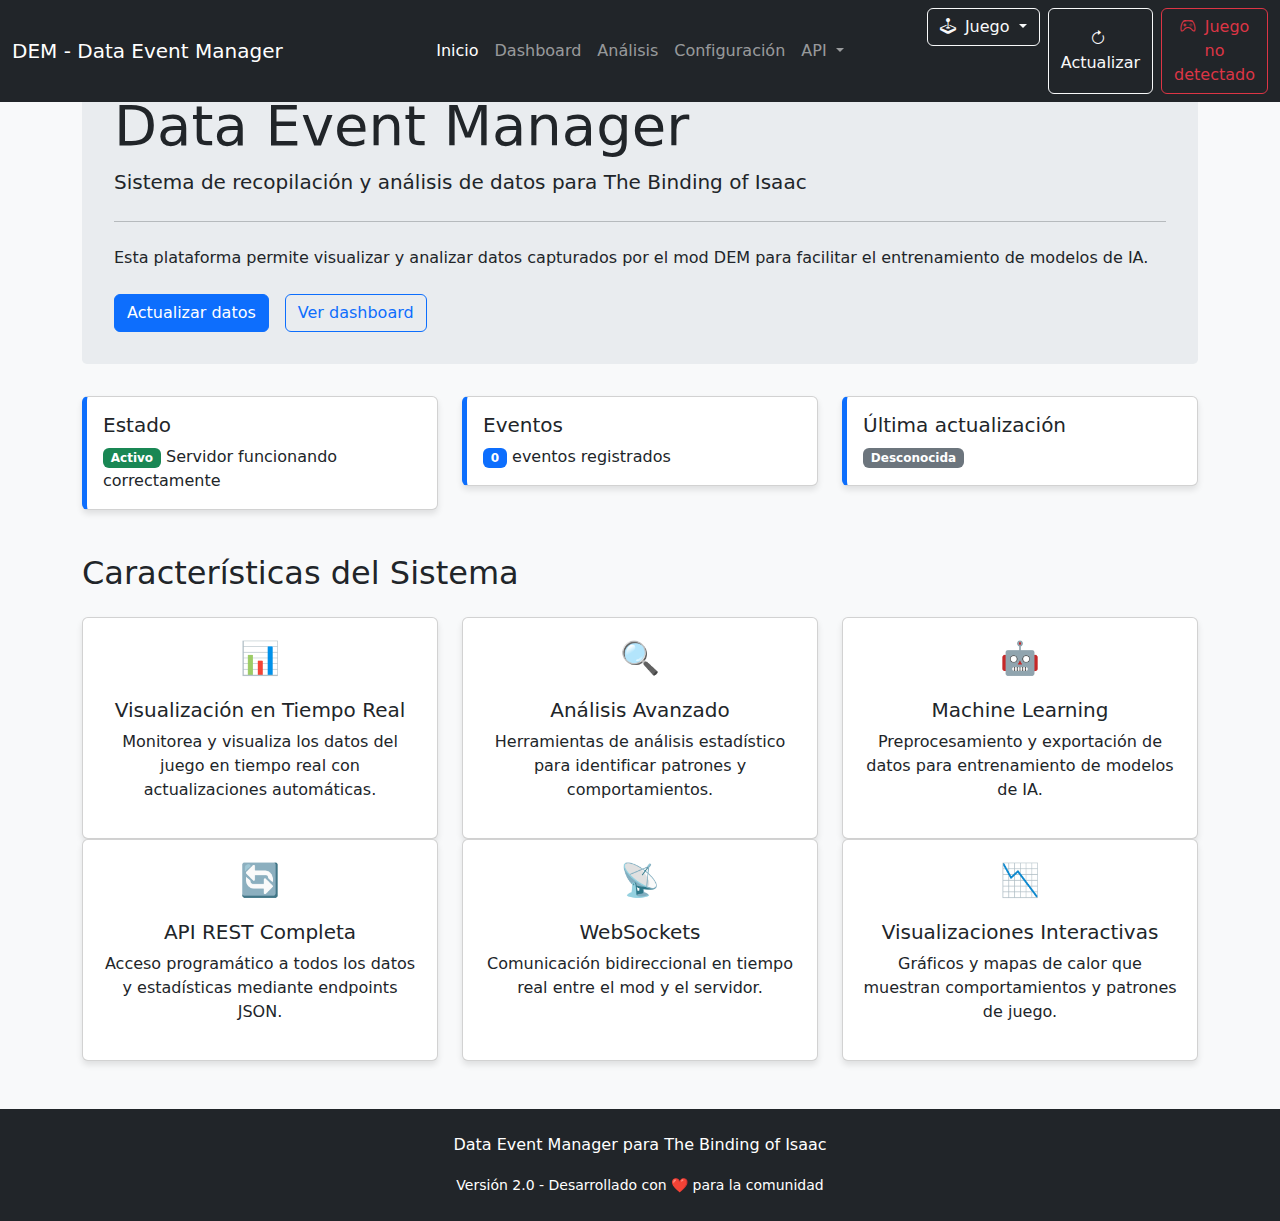
<file: server/templates/index.html>
<!DOCTYPE html>
<html lang="es">
<head>
    <meta charset="UTF-8">
    <meta name="viewport" content="width=device-width, initial-scale=1.0">
    <title>Data Event Manager - DEM</title>
    <link rel="stylesheet" href="https://cdn.jsdelivr.net/npm/bootstrap@5.3.0/dist/css/bootstrap.min.css">
    <link rel="stylesheet" href="https://cdn.jsdelivr.net/npm/bootstrap-icons@1.11.2/font/bootstrap-icons.min.css">
    <style>
        html {
            overflow-y: scroll; /* Forzar barra de desplazamiento siempre visible */
        }
        body {
            padding-top: 60px;
            background-color: #f8f9fa;
            padding-right: 0 !important; /* Evitar que Bootstrap añada padding al abrir modales */
        }
        .jumbotron {
            background-color: #e9ecef;
            padding: 2rem;
            margin-bottom: 2rem;
            border-radius: 0.3rem;
        }
        .card {
            margin-bottom: 20px;
            box-shadow: 0 4px 6px rgba(0, 0, 0, 0.1);
            transition: transform 0.3s ease;
        }
        .card:hover {
            transform: translateY(-5px);
        }
        .card-header {
            font-weight: bold;
        }
        .feature-icon {
            font-size: 2rem;
            margin-bottom: 1rem;
            color: #0d6efd;
        }
        .status-card {
            border-left: 5px solid #0d6efd;
        }
        #updateStatus {
            transition: opacity 0.5s ease;
        }
    </style>
</head>
<body>
    <!-- Barra de navegación -->
    <nav class="navbar navbar-expand-lg navbar-dark bg-dark fixed-top">
        <div class="container-fluid">
            <!-- Columna 1: Logo -->
            <div class="col-md-3 d-flex justify-content-start">
                <a class="navbar-brand" href="/">DEM - Data Event Manager</a>
                <button class="navbar-toggler" type="button" data-bs-toggle="collapse" data-bs-target="#navbarNav">
                    <span class="navbar-toggler-icon"></span>
                </button>
            </div>
            
            <!-- Columna 2: Menú -->
            <div class="col-md-6">
                <div class="collapse navbar-collapse" id="navbarNav">
                    <ul class="navbar-nav mx-auto">
                        <li class="nav-item">
                            <a class="nav-link active" href="/">Inicio</a>
                        </li>
                        <li class="nav-item">
                            <a class="nav-link" href="/dashboard">Dashboard</a>
                        </li>
                        <li class="nav-item">
                            <a class="nav-link" href="/analytics">Análisis</a>
                        </li>
                        <li class="nav-item">
                            <a class="nav-link" href="/config">Configuración</a>
                        </li>
                        <li class="nav-item dropdown">
                            <a class="nav-link dropdown-toggle" href="#" id="apiDropdown" role="button" data-bs-toggle="dropdown">
                                API
                            </a>
                            <ul class="dropdown-menu">
                                <li><a class="dropdown-item" href="/api/stats" target="_blank">Estadísticas</a></li>
                                <li><a class="dropdown-item" href="/api/events?page=1&per_page=10" target="_blank">Eventos</a></li>
                                <li><a class="dropdown-item" href="/api/ml/features" target="_blank">ML Features</a></li>
                                <li><hr class="dropdown-divider"></li>
                                <li><a class="dropdown-item" href="/api/metadata" target="_blank">Metadatos</a></li>
                            </ul>
                        </li>
                    </ul>
                </div>
            </div>
            
            <!-- Columna 3: Controles -->
            <div class="col-md-3 d-flex justify-content-end">
                <div class="d-flex">
                    <div class="dropdown me-2">
                        <button class="btn btn-outline-light dropdown-toggle" type="button" id="gameActionsDropdown" data-bs-toggle="dropdown" aria-expanded="false">
                            <i class="bi bi-joystick me-1"></i> Juego
                        </button>
                        <ul class="dropdown-menu dropdown-menu-end" aria-labelledby="gameActionsDropdown">
                            <li><a class="dropdown-item" href="#" id="startGameBtn"><i class="bi bi-play-fill me-2"></i>Iniciar Juego</a></li>
                            <li><a class="dropdown-item" href="#" id="openGameFolderBtn"><i class="bi bi-folder me-2"></i>Abrir Carpeta</a></li>
                        </ul>
                    </div>
                    <button id="refreshButton" class="btn btn-outline-light me-2">
                        <span id="refreshSpinner" class="spinner-border spinner-border-sm d-none me-2"></span>
                        <i class="bi bi-arrow-clockwise me-1"></i> Actualizar
                    </button>
                    <button id="gameStatusBtn" class="btn btn-outline-danger">
                        <i class="bi bi-controller me-1"></i> <span id="gameStatusText">Juego no detectado</span>
                    </button>
                </div>
            </div>
        </div>
    </nav>

    <!-- Contenido principal -->
    <main class="container">
        <!-- Banner principal -->
        <div class="jumbotron">
            <h1 class="display-4">Data Event Manager</h1>
            <p class="lead">Sistema de recopilación y análisis de datos para The Binding of Isaac</p>
            <hr class="my-4">
            <p>Esta plataforma permite visualizar y analizar datos capturados por el mod DEM para facilitar el entrenamiento de modelos de IA.</p>
            <div class="d-flex mt-4">
                <button id="refreshButton" class="btn btn-primary me-3">
                    <span id="refreshSpinner" class="spinner-border spinner-border-sm d-none me-2"></span>
                    Actualizar datos
                </button>
                <a href="/dashboard" class="btn btn-outline-primary">Ver dashboard</a>
            </div>
            <div id="updateStatus" class="alert alert-success mt-3 d-none">Datos actualizados correctamente</div>
        </div>

        <!-- Estado del sistema -->
        <div class="row mb-4">
            <div class="col-md-4">
                <div class="card status-card">
                    <div class="card-body">
                        <h5 class="card-title">Estado</h5>
                        <p id="serverStatus" class="card-text">
                            <span class="badge bg-success">Activo</span>
                            Servidor funcionando correctamente
                        </p>
                    </div>
                </div>
            </div>
            <div class="col-md-4">
                <div class="card status-card">
                    <div class="card-body">
                        <h5 class="card-title">Eventos</h5>
                        <p id="eventCount" class="card-text">
                            <span class="badge bg-primary">0</span>
                            eventos registrados
                        </p>
                    </div>
                </div>
            </div>
            <div class="col-md-4">
                <div class="card status-card">
                    <div class="card-body">
                        <h5 class="card-title">Última actualización</h5>
                        <p id="lastUpdate" class="card-text">
                            <span class="badge bg-secondary">Desconocida</span>
                        </p>
                    </div>
                </div>
            </div>
        </div>

        <!-- Características -->
        <h2 class="mb-4">Características del Sistema</h2>
        <div class="row">
            <div class="col-md-6 col-lg-4">
                <div class="card h-100">
                    <div class="card-body text-center">
                        <div class="feature-icon">📊</div>
                        <h5 class="card-title">Visualización en Tiempo Real</h5>
                        <p class="card-text">Monitorea y visualiza los datos del juego en tiempo real con actualizaciones automáticas.</p>
                    </div>
                </div>
            </div>
            <div class="col-md-6 col-lg-4">
                <div class="card h-100">
                    <div class="card-body text-center">
                        <div class="feature-icon">🔍</div>
                        <h5 class="card-title">Análisis Avanzado</h5>
                        <p class="card-text">Herramientas de análisis estadístico para identificar patrones y comportamientos.</p>
                    </div>
                </div>
            </div>
            <div class="col-md-6 col-lg-4">
                <div class="card h-100">
                    <div class="card-body text-center">
                        <div class="feature-icon">🤖</div>
                        <h5 class="card-title">Machine Learning</h5>
                        <p class="card-text">Preprocesamiento y exportación de datos para entrenamiento de modelos de IA.</p>
                    </div>
                </div>
            </div>
            <div class="col-md-6 col-lg-4">
                <div class="card h-100">
                    <div class="card-body text-center">
                        <div class="feature-icon">🔄</div>
                        <h5 class="card-title">API REST Completa</h5>
                        <p class="card-text">Acceso programático a todos los datos y estadísticas mediante endpoints JSON.</p>
                    </div>
                </div>
            </div>
            <div class="col-md-6 col-lg-4">
                <div class="card h-100">
                    <div class="card-body text-center">
                        <div class="feature-icon">📡</div>
                        <h5 class="card-title">WebSockets</h5>
                        <p class="card-text">Comunicación bidireccional en tiempo real entre el mod y el servidor.</p>
                    </div>
                </div>
            </div>
            <div class="col-md-6 col-lg-4">
                <div class="card h-100">
                    <div class="card-body text-center">
                        <div class="feature-icon">📉</div>
                        <h5 class="card-title">Visualizaciones Interactivas</h5>
                        <p class="card-text">Gráficos y mapas de calor que muestran comportamientos y patrones de juego.</p>
                    </div>
                </div>
            </div>
        </div>
    </main>

    <!-- Pie de página -->
    <footer class="bg-dark text-white mt-5 py-4">
        <div class="container text-center">
            <p>Data Event Manager para The Binding of Isaac</p>
            <p class="mb-0"><small>Versión 2.0 - Desarrollado con ❤️ para la comunidad</small></p>
        </div>
    </footer>

    <!-- Scripts -->
    <script src="https://cdn.jsdelivr.net/npm/bootstrap@5.3.0/dist/js/bootstrap.bundle.min.js"></script>
    <script src="https://cdn.socket.io/4.5.4/socket.io.min.js"></script>
    <script>
        document.addEventListener('DOMContentLoaded', function() {
            // Conectar a WebSocket
            const socket = io();
            
            // Referencias a elementos DOM
            const eventCount = document.getElementById('eventCount');
            const lastUpdate = document.getElementById('lastUpdate');
            const refreshButton = document.getElementById('refreshButton');
            const refreshSpinner = document.getElementById('refreshSpinner');
            const updateStatus = document.getElementById('updateStatus');
            const startGameBtn = document.getElementById('startGameBtn');
            const openGameFolderBtn = document.getElementById('openGameFolderBtn');
            
            // Manejar actualización de datos
            socket.on('data_updated', function(data) {
                console.log('Datos actualizados recibidos:', data);
                
                // Actualizar contador de eventos
                if (data.stats && data.stats.total_events !== undefined) {
                    eventCount.innerHTML = `
                        <span class="badge bg-primary">${data.stats.total_events}</span>
                        eventos registrados
                    `;
                }
                
                // Actualizar fecha de última actualización
                if (data.stats && data.stats.last_update) {
                    const date = new Date(data.stats.last_update);
                    lastUpdate.innerHTML = `
                        <span class="badge bg-secondary">${date.toLocaleString()}</span>
                    `;
                }
                
                // Mostrar notificación
                updateStatus.textContent = 'Datos actualizados correctamente';
                updateStatus.classList.remove('d-none', 'alert-danger');
                updateStatus.classList.add('alert-success');
                
                // Ocultar notificación después de 3 segundos
                setTimeout(() => {
                    updateStatus.classList.add('d-none');
                }, 3000);
                
                // Ocultar spinner si está visible
                refreshSpinner.classList.add('d-none');
                refreshButton.disabled = false;
            });
            
            // Manejar evento específico de cambio de estado del juego
            socket.on('game_status_change', function(data) {
                console.log('Cambio de estado del juego:', data);
                
                // Actualizar el botón de estado del juego
                const gameStatusBtn = document.getElementById('gameStatusBtn');
                const gameStatusText = document.getElementById('gameStatusText');
                
                if (data.running) {
                    gameStatusBtn.classList.remove('btn-outline-danger');
                    gameStatusBtn.classList.add('btn-outline-success');
                    gameStatusText.textContent = 'Juego en ejecución';
                    if (data.process) {
                        gameStatusText.textContent += ` (${data.process})`;
                    }
                } else {
                    gameStatusBtn.classList.remove('btn-outline-success');
                    gameStatusBtn.classList.add('btn-outline-danger');
                    gameStatusText.textContent = 'Juego no detectado';
                }
            });
            
            // Manejar errores
            socket.on('connect_error', function(error) {
                console.error('Error de conexión:', error);
                updateStatus.textContent = 'Error de conexión con el servidor';
                updateStatus.classList.remove('d-none', 'alert-success');
                updateStatus.classList.add('alert-danger');
            });
            
            // Manejar clic en botón de actualización
            refreshButton.addEventListener('click', function() {
                // Mostrar spinner
                refreshSpinner.classList.remove('d-none');
                refreshButton.disabled = true;
                
                // Solicitar actualización manual
                socket.emit('manual_update', {}, function(response) {
                    console.log('Respuesta de actualización manual:', response);
                    
                    // Ocultar spinner
                    refreshSpinner.classList.add('d-none');
                    refreshButton.disabled = false;
                    
                    // Mostrar estado de la actualización
                    if (response && response.success) {
                        updateStatus.textContent = 'Datos actualizados correctamente';
                        updateStatus.classList.remove('d-none', 'alert-danger');
                        updateStatus.classList.add('alert-success');
                    } else {
                        updateStatus.textContent = 'Error al actualizar datos';
                        updateStatus.classList.remove('d-none', 'alert-success');
                        updateStatus.classList.add('alert-danger');
                    }
                    
                    // Ocultar notificación después de 3 segundos
                    setTimeout(() => {
                        updateStatus.classList.add('d-none');
                    }, 3000);
                });
            });
            
            // Solicitar datos iniciales al cargar la página
            fetch('/api/stats')
                .then(response => response.json())
                .then(data => {
                    console.log('Estadísticas iniciales:', data);
                    
                    // Actualizar contador de eventos
                    if (data.total_events !== undefined) {
                        eventCount.innerHTML = `
                            <span class="badge bg-primary">${data.total_events}</span>
                            eventos registrados
                        `;
                    }
                    
                    // Actualizar fecha de última actualización
                    if (data.last_update) {
                        const date = new Date(data.last_update);
                        lastUpdate.innerHTML = `
                            <span class="badge bg-secondary">${date.toLocaleString()}</span>
                        `;
                    }
                })
                .catch(error => {
                    console.error('Error al cargar estadísticas:', error);
                });
            
            // Manejar clic en el botón de iniciar juego
            if (startGameBtn) {
                startGameBtn.addEventListener('click', function(e) {
                    e.preventDefault();
                    // Emitir evento para iniciar el juego
                    socket.emit('start_game', {}, function(response) {
                        if (response && response.success) {
                            // El juego se inició correctamente
                            showNotification('Juego iniciado correctamente', 'success');
                        } else {
                            // Error al iniciar el juego
                            showNotification('Error al iniciar el juego: ' + (response.error || 'Error desconocido'), 'error');
                        }
                    });
                });
            }
            
            // Manejar clic en el botón de abrir carpeta
            if (openGameFolderBtn) {
                openGameFolderBtn.addEventListener('click', function(e) {
                    e.preventDefault();
                    // Emitir evento para abrir la carpeta del juego
                    socket.emit('open_game_folder', {}, function(response) {
                        if (response && response.success) {
                            // La carpeta se abrió correctamente
                            showNotification('Carpeta del juego abierta', 'success');
                        } else {
                            // Error al abrir la carpeta
                            showNotification('Error al abrir la carpeta del juego: ' + (response.error || 'Error desconocido'), 'error');
                        }
                    });
                });
            }
            
            // Función para mostrar notificaciones
            function showNotification(message, type = 'info') {
                // Usar el elemento updateStatus existente
                updateStatus.textContent = message;
                updateStatus.classList.remove('d-none', 'alert-success', 'alert-danger', 'alert-info');
                
                switch (type) {
                    case 'success':
                        updateStatus.classList.add('alert-success');
                        break;
                    case 'error':
                        updateStatus.classList.add('alert-danger');
                        break;
                    default:
                        updateStatus.classList.add('alert-info');
                }
                
                // Ocultar notificación después de 3 segundos
                setTimeout(() => {
                    updateStatus.classList.add('d-none');
                }, 3000);
            }
        });
    </script>
</body>
</html>
</file>
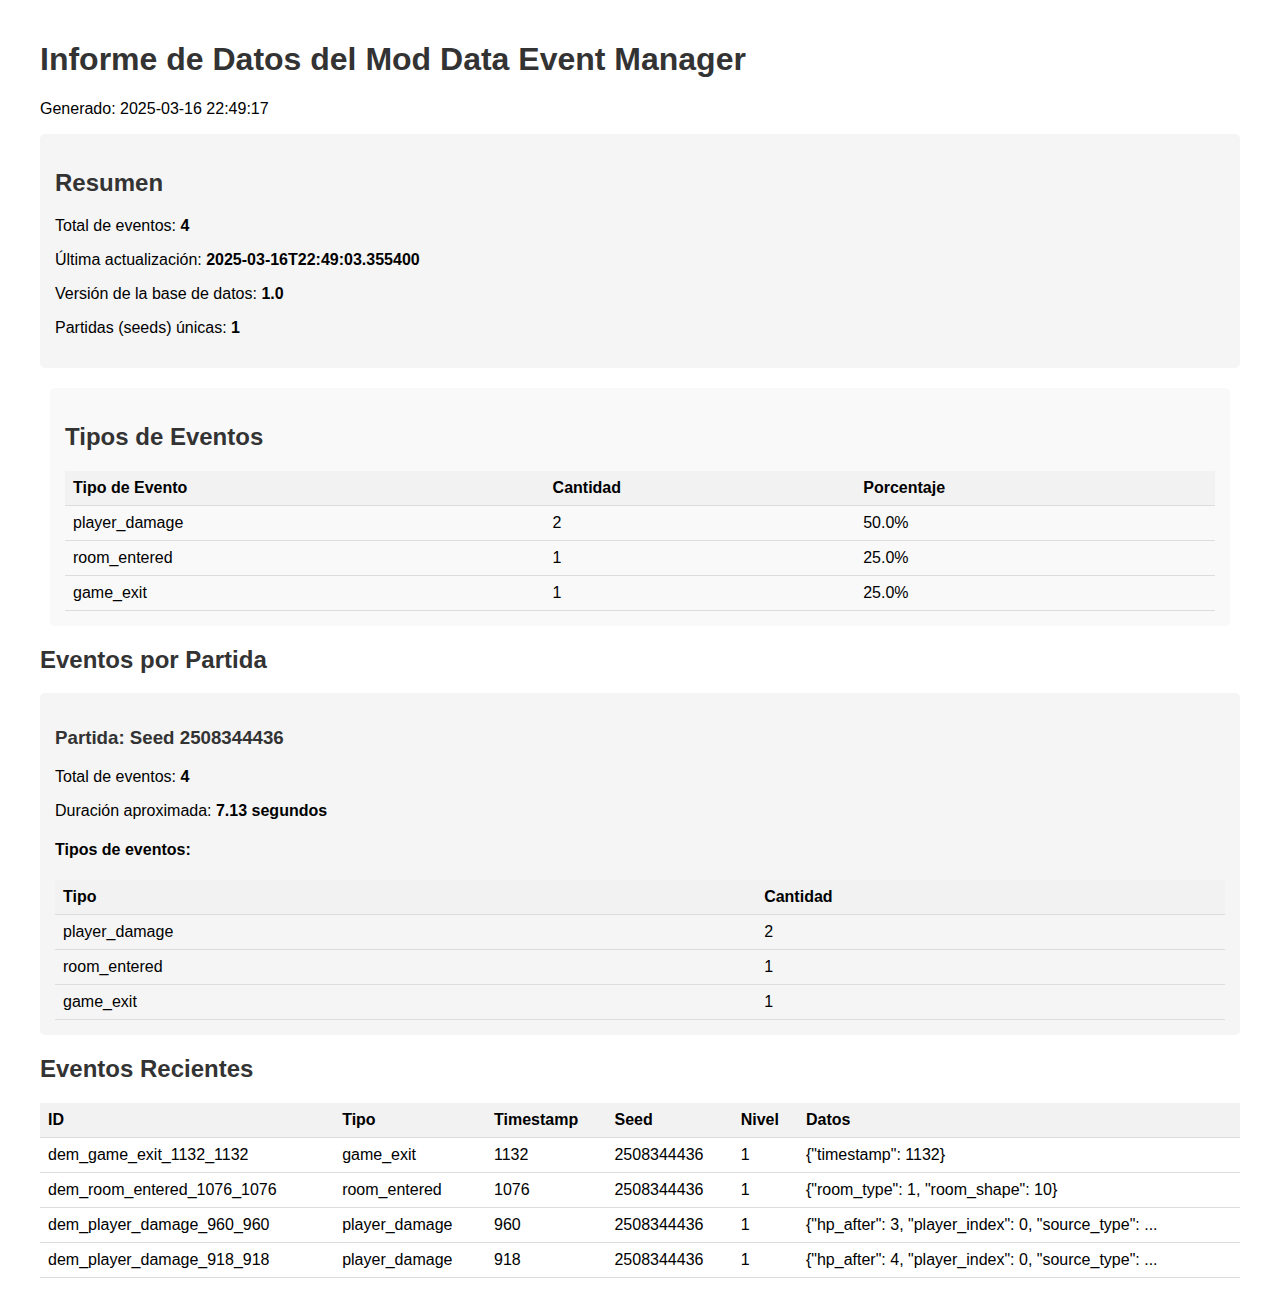
<file: reports/dem_report_20250316_224917.html>
<!DOCTYPE html>
    <html lang="es">
    <head>
        <meta charset="UTF-8">
        <meta name="viewport" content="width=device-width, initial-scale=1.0">
        <title>Informe de Datos DEM</title>
        <style>
            body { font-family: Arial, sans-serif; margin: 0; padding: 20px; }
            h1, h2, h3 { color: #333; }
            .container { max-width: 1200px; margin: 0 auto; }
            .summary { background-color: #f5f5f5; padding: 15px; border-radius: 5px; margin-bottom: 20px; }
            .events-table { width: 100%; border-collapse: collapse; }
            .events-table th, .events-table td { padding: 8px; text-align: left; border-bottom: 1px solid #ddd; }
            .events-table th { background-color: #f2f2f2; }
            .chart-container { display: flex; justify-content: space-between; margin: 20px 0; }
            .chart { flex: 1; margin: 0 10px; background-color: #f9f9f9; padding: 15px; border-radius: 5px; }
        </style>
    </head>
    <body>
        <div class="container">
            <h1>Informe de Datos del Mod Data Event Manager</h1>
            <p>Generado: 2025-03-16 22:49:17</p>
            
            <div class="summary">
                <h2>Resumen</h2>
                <p>Total de eventos: <strong>4</strong></p>
                <p>Última actualización: <strong>2025-03-16T22:49:03.355400</strong></p>
                <p>Versión de la base de datos: <strong>1.0</strong></p>
                <p>Partidas (seeds) únicas: <strong>1</strong></p>
            </div>
            
            <div class="chart-container">
                <div class="chart">
                    <h2>Tipos de Eventos</h2>
                    <table class="events-table">
                        <tr>
                            <th>Tipo de Evento</th>
                            <th>Cantidad</th>
                            <th>Porcentaje</th>
                        </tr>
    
                        <tr>
                            <td>player_damage</td>
                            <td>2</td>
                            <td>50.0%</td>
                        </tr>
        
                        <tr>
                            <td>room_entered</td>
                            <td>1</td>
                            <td>25.0%</td>
                        </tr>
        
                        <tr>
                            <td>game_exit</td>
                            <td>1</td>
                            <td>25.0%</td>
                        </tr>
        
                    </table>
                </div>
            </div>
            
            <h2>Eventos por Partida</h2>
    
            <div class="summary">
                <h3>Partida: Seed 2508344436</h3>
                <p>Total de eventos: <strong>4</strong></p>
                <p>Duración aproximada: <strong>7.13 segundos</strong></p>
                
                <h4>Tipos de eventos:</h4>
                <table class="events-table">
                    <tr>
                        <th>Tipo</th>
                        <th>Cantidad</th>
                    </tr>
        
                    <tr>
                        <td>player_damage</td>
                        <td>2</td>
                    </tr>
            
                    <tr>
                        <td>room_entered</td>
                        <td>1</td>
                    </tr>
            
                    <tr>
                        <td>game_exit</td>
                        <td>1</td>
                    </tr>
            
                </table>
            </div>
        
            <h2>Eventos Recientes</h2>
            <table class="events-table">
                <tr>
                    <th>ID</th>
                    <th>Tipo</th>
                    <th>Timestamp</th>
                    <th>Seed</th>
                    <th>Nivel</th>
                    <th>Datos</th>
                </tr>
    
                <tr>
                    <td>dem_game_exit_1132_1132</td>
                    <td>game_exit</td>
                    <td>1132</td>
                    <td>2508344436</td>
                    <td>1</td>
                    <td>{"timestamp": 1132}</td>
                </tr>
        
                <tr>
                    <td>dem_room_entered_1076_1076</td>
                    <td>room_entered</td>
                    <td>1076</td>
                    <td>2508344436</td>
                    <td>1</td>
                    <td>{"room_type": 1, "room_shape": 10}</td>
                </tr>
        
                <tr>
                    <td>dem_player_damage_960_960</td>
                    <td>player_damage</td>
                    <td>960</td>
                    <td>2508344436</td>
                    <td>1</td>
                    <td>{"hp_after": 3, "player_index": 0, "source_type": ...</td>
                </tr>
        
                <tr>
                    <td>dem_player_damage_918_918</td>
                    <td>player_damage</td>
                    <td>918</td>
                    <td>2508344436</td>
                    <td>1</td>
                    <td>{"hp_after": 4, "player_index": 0, "source_type": ...</td>
                </tr>
        
            </table>
        </div>
    </body>
    </html>
</file>
